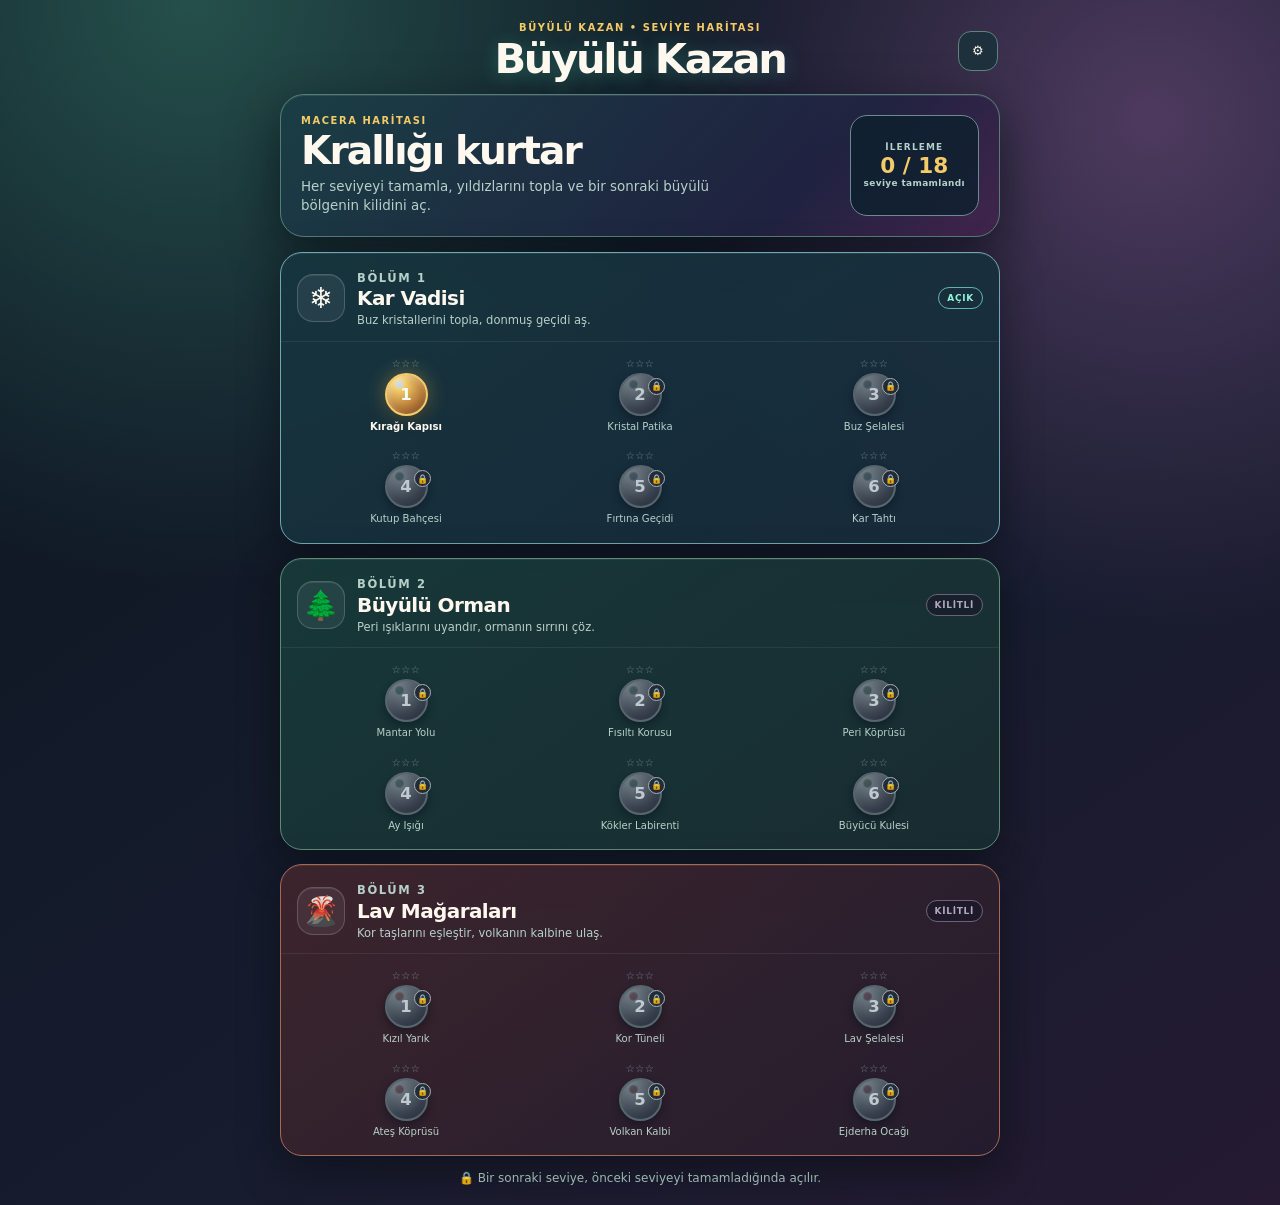
<file: index.html>
<!doctype html>
<html lang="tr">
<head>
  <meta charset="utf-8">
  <meta name="viewport" content="width=device-width, initial-scale=1, maximum-scale=1, user-scalable=no">
  <meta name="theme-color" content="#140e24">
  <title>Büyülü Kazan — Match 3</title>
  <link rel="stylesheet" href="style.css">
</head>
<body>
  <main class="game-shell">
    <header class="topbar">
      <button id="map-home" class="icon-button" type="button" aria-label="Seviye haritasına dön" hidden>←</button>
      <div>
        <p id="screen-eyebrow" class="eyebrow">BÜYÜLÜ KAZAN • SEVİYE HARİTASI</p>
        <h1 id="screen-title">Büyülü Kazan</h1>
      </div>
      <button class="icon-button" type="button" aria-label="Ayarlar">⚙</button>
    </header>

    <section id="level-map" class="level-map" aria-label="Bölüm ve seviye haritası">
      <div class="map-hero">
        <div>
          <p class="eyebrow">MACERA HARİTASI</p>
          <h2>Krallığı kurtar</h2>
          <p>Her seviyeyi tamamla, yıldızlarını topla ve bir sonraki büyülü bölgenin kilidini aç.</p>
        </div>
        <div class="map-progress" aria-live="polite">
          <span>İLERLEME</span>
          <strong id="map-progress">0 / 18</strong>
          <small>seviye tamamlandı</small>
        </div>
      </div>
      <div id="world-list" class="world-list"></div>
      <p class="map-tip">🔒 Bir sonraki seviye, önceki seviyeyi tamamladığında açılır.</p>
    </section>

    <section id="game-screen" hidden>
      <section class="cauldron-card" id="cauldron" aria-label="Büyü gücü">
        <div class="cauldron-title"><span>🧪</span><strong>GÖRÜNMEZLİK İKSİRİ</strong><span>✨</span></div>
        <div class="cauldron-art" aria-hidden="true">
          <div class="cauldron-glow"></div><div class="cauldron-pot"><i></i><b></b><em></em></div>
          <span class="bubble bubble-a">•</span><span class="bubble bubble-b">•</span><span class="bubble bubble-c">•</span>
        </div>
        <div class="power-label"><span>BÜYÜ GÜCÜ</span><strong id="power-value">0%</strong></div>
        <div class="power-track"><div id="power-fill" class="power-fill"></div></div>
      </section>

      <section class="recipe-card" aria-live="polite">
        <div class="recipe-heading"><span>Tarif malzemeleri</span><strong id="moves">25 hamle</strong></div>
        <div id="goals" class="goals"></div>
        <p class="subhead">Aynı renkten üç veya daha fazlasını eşleştir.</p>
      </section>
      <div class="board-wrap"><canvas id="board" aria-label="Eşleştirme tahtası"></canvas></div>
      <p class="hint" id="hint">Bir malzemeyi komşusuna sürükle.</p>
      <div class="toolbelt" aria-label="Güçler"><button type="button" disabled>🔨 <b>2</b></button><button type="button" disabled>💣 <b>1</b></button><button type="button" disabled>🌈 <b>1</b></button></div>
      <button id="restart" class="restart" type="button">Yeniden başlat</button>
    </section>
  </main>
  <div id="modal" class="modal" hidden>
    <div class="modal-card"><p class="eyebrow">İKSİR ATÖLYESİ</p><h2 id="modal-title"></h2><p id="modal-copy"></p><div class="modal-actions"><button id="modal-map" class="secondary-button" type="button">Haritaya dön</button><button id="modal-restart" class="restart" type="button">Tekrar oyna</button></div></div>
  </div>
  <script src="game.js?v=levels-1"></script>
</body>
</html>
</file>
<file: style.css>
:root { color-scheme: dark; --bg: #0c1620; --panel: #182b35; --panel-light: #24444a; --ink: #fff8ef; --muted: #b7d0c9; --accent: #f4cb67; --cyan: #65e6cf; }
* { box-sizing: border-box; }
html, body { min-height: 100%; margin: 0; }
body { min-height: 100vh; display: grid; place-items: center; padding: 20px; background: radial-gradient(circle at 15% 0%, #25504c 0, transparent 36%), radial-gradient(circle at 90% 10%, #4e3a5f 0, transparent 32%), linear-gradient(145deg, #0c1620, #161c2e 60%, #251a31); color: var(--ink); font-family: Inter, ui-sans-serif, system-ui, -apple-system, sans-serif; }
.game-shell { width: min(100%, 540px); text-align: center; }
.topbar { display: grid; grid-template-columns: 42px 1fr 42px; align-items: center; gap: 8px; margin: 2px 0 14px; }
.topbar h1 { margin: 0; font-size: clamp(1.7rem, 8vw, 2.6rem); line-height: 1; letter-spacing: -.055em; text-shadow: 0 3px 18px #57e3c244; }
.icon-button { width: 40px; height: 40px; border: 1px solid #5d847f; border-radius: 13px; background: #173139cc; color: var(--ink); font: 1.15rem/1 inherit; cursor: pointer; }
.eyebrow { margin: 0 0 5px; color: var(--accent); font-size: .62rem; font-weight: 850; letter-spacing: .16em; }
.subhead { margin: 10px 0 0; color: var(--muted); font-size: .82rem; }
.cauldron-card, .recipe-card { position: relative; margin: 0 0 12px; padding: 14px 17px; overflow: hidden; border: 1px solid #4a7773; border-radius: 21px; background: linear-gradient(145deg, #1c3b41e8, #162532ee); box-shadow: 0 16px 44px #060b1299, inset 0 1px #ffffff18; }
.cauldron-card { min-height: 176px; }
.cauldron-card.charging { animation: cauldron-shake .44s ease-in-out 2; }
.cauldron-title { position: relative; z-index: 2; display: flex; justify-content: center; gap: 9px; color: var(--accent); font-size: .78rem; letter-spacing: .1em; }
.cauldron-art { position: relative; height: 86px; margin: -3px auto 1px; }
.cauldron-glow { position: absolute; left: 50%; top: 37px; width: 170px; height: 72px; transform: translate(-50%, -50%); border-radius: 50%; background: #63e8cc2b; filter: blur(20px); animation: glow-pulse 2.4s ease-in-out infinite; }
.cauldron-pot { position: absolute; left: 50%; top: 17px; width: 124px; height: 67px; transform: translateX(-50%); border: 5px solid #d9a84f; border-top: 0; border-radius: 10px 10px 48% 48%; background: linear-gradient(#3ed6b5 0 18%, #176b66 19% 100%); box-shadow: 0 8px 0 #8b5e2e, inset 0 5px #b8ffe044, 0 0 28px #63e8cc99; }
.cauldron-pot:before, .cauldron-pot:after { position: absolute; top: -8px; width: 25px; height: 13px; border: 5px solid #d9a84f; content: ''; }
.cauldron-pot:before { left: -16px; border-right: 0; border-radius: 12px 0 0 12px; }.cauldron-pot:after { right: -16px; border-left: 0; border-radius: 0 12px 12px 0; }
.cauldron-pot i, .cauldron-pot b, .cauldron-pot em { position: absolute; display: block; border-radius: 50%; background: #d9fff7aa; animation: bubble 1.8s ease-in infinite; }
.cauldron-pot i { left: 35%; top: 12px; width: 7px; height: 7px; }.cauldron-pot b { left: 57%; top: 24px; width: 4px; height: 4px; animation-delay: .55s; }.cauldron-pot em { left: 67%; top: 5px; width: 5px; height: 5px; animation-delay: 1s; }
.bubble { position: absolute; color: #b7fff1; font-size: 1.2rem; text-shadow: 0 0 10px #63e8cc; animation: bubble 2s ease-in-out infinite; }.bubble-a { left: 37%; top: 4px; }.bubble-b { left: 61%; top: 0; animation-delay: .7s; }.bubble-c { left: 67%; top: 26px; animation-delay: 1.25s; }
.power-label, .recipe-heading { display: flex; justify-content: space-between; align-items: center; color: var(--muted); font-size: .7rem; font-weight: 800; letter-spacing: .12em; text-transform: uppercase; }.power-label strong { color: var(--cyan); font-size: .85rem; }.power-track { height: 9px; margin-top: 6px; overflow: hidden; border: 1px solid #5e9184; border-radius: 99px; background: #081d27; }.power-fill { width: 0; height: 100%; border-radius: inherit; background: linear-gradient(90deg, #3ccfaf, #f4cb67); box-shadow: 0 0 13px #63e8cc; transition: width .4s ease; }
.recipe-card { padding: 12px 14px; }.recipe-heading { letter-spacing: .08em; }.recipe-heading strong { color: var(--accent); font-size: .82rem; letter-spacing: 0; text-transform: none; }.goals { display: grid; grid-template-columns: repeat(3, 1fr); gap: 7px; margin-top: 10px; }.goal { display: grid; grid-template-columns: 16px 1fr; align-items: center; gap: 5px; padding: 8px 7px; border: 1px solid #51716f; border-radius: 12px; background: #10232dcc; text-align: left; }.goal-dot { width: 13px; height: 13px; border-radius: 50%; box-shadow: inset 2px 2px 4px #fff8, 0 0 8px currentColor; }.goal span { color: var(--muted); font-size: .62rem; }.goal strong { display: block; font-size: .9rem; }.goal.done { border-color: #c7bb69; background: #3b4228; }.goal.done strong { color: var(--accent); }
.board-wrap { width: 100%; padding: 8px; border: 1px solid #557f7b; border-radius: 22px; background: #11242d; box-shadow: 0 18px 50px #05090e99, inset 0 1px #ffffff18; }
canvas { display: block; width: 100%; aspect-ratio: 1; border-radius: 15px; touch-action: none; }
.hint { min-height: 22px; margin: 12px 0 7px; color: var(--muted); font-size: .82rem; }.toolbelt { display: flex; justify-content: center; gap: 8px; margin: 0 0 11px; }.toolbelt button { min-width: 58px; padding: 7px 10px; border: 1px solid #476b6c; border-radius: 12px; background: #182f39; color: var(--ink); font-size: 1rem; }.toolbelt b { margin-left: 3px; color: var(--accent); font-size: .78rem; }.restart { padding: 11px 19px; border: 1px solid #b18b48; border-radius: 999px; background: linear-gradient(135deg, #866534, #574127); color: var(--ink); font: inherit; font-weight: 800; cursor: pointer; transition: transform .15s, filter .15s; }.restart:hover { filter: brightness(1.18); transform: translateY(-1px); }
.modal { position: fixed; inset: 0; display: grid; place-items: center; padding: 20px; background: #08040ecc; backdrop-filter: blur(6px); }
.modal[hidden] { display: none; }
.modal-card { width: min(100%, 360px); padding: 30px 24px; border: 1px solid #765299; border-radius: 24px; background: #211736; text-align: center; box-shadow: 0 24px 80px #0009; }
.modal-card h2 { margin: 4px 0 8px; font-size: 2rem; }
.modal-card p:not(.eyebrow) { color: var(--muted); }
@keyframes glow-pulse { 50% { opacity: .65; transform: translate(-50%, -50%) scale(1.12); } }
@keyframes bubble { 0% { opacity: 0; transform: translateY(9px) scale(.6); } 35% { opacity: 1; } 100% { opacity: 0; transform: translateY(-28px) scale(1.1); } }
@keyframes cauldron-shake { 25% { transform: translateX(-3px) rotate(-1deg); } 75% { transform: translateX(3px) rotate(1deg); } }
@media (max-height: 780px) { body { padding: 10px; } .cauldron-card { min-height: 145px; padding: 10px 14px; }.cauldron-art { height: 65px; }.cauldron-pot { top: 3px; transform: translateX(-50%) scale(.82); }.cauldron-glow { top: 28px; }.subhead, .hint { display: none; } .board-wrap { max-width: min(65vh, 540px); margin: auto; } }

/* Seviye haritası */
[hidden] { display: none !important; }
#map-home[hidden] { display: block !important; visibility: hidden; }
.game-shell { width: min(100%, 720px); }
#game-screen { width: min(100%, 540px); margin: 0 auto; }
.level-map { width: 100%; margin: 0 auto; text-align: left; }
.map-hero { display: flex; align-items: stretch; justify-content: space-between; gap: 14px; margin: 0 0 15px; padding: 20px; border: 1px solid #567c77; border-radius: 24px; background: linear-gradient(135deg, #193e45ee, #202241ee 72%, #42244c); box-shadow: 0 18px 50px #050a1099, inset 0 1px #ffffff18; }
.map-hero h2 { margin: 2px 0 7px; font-size: clamp(1.7rem, 6vw, 2.45rem); line-height: 1; letter-spacing: -.05em; }
.map-hero p:not(.eyebrow) { max-width: 410px; margin: 0; color: var(--muted); font-size: .84rem; line-height: 1.45; }
.map-progress { display: grid; align-content: center; min-width: 124px; padding: 11px 13px; border: 1px solid #6e8990; border-radius: 17px; background: #0c202dcc; text-align: center; }
.map-progress span, .map-progress small { color: var(--muted); font-size: .56rem; font-weight: 850; letter-spacing: .13em; text-transform: uppercase; }
.map-progress strong { margin: 3px 0 1px; color: var(--accent); font-size: 1.35rem; line-height: 1; }
.map-progress small { letter-spacing: .04em; text-transform: none; }
.world-list { display: grid; gap: 14px; }
.world-card { overflow: hidden; border: 1px solid #4e7473; border-radius: 22px; background: #122732e8; box-shadow: 0 14px 38px #050a1080, inset 0 1px #ffffff13; }
.world-card--snow { border-color: #70a7b0; background: linear-gradient(145deg, #16353ee8, #172b3be8); }
.world-card--forest { border-color: #608c76; background: linear-gradient(145deg, #173b3ae8, #192d32e8); }
.world-card--lava { border-color: #a66955; background: linear-gradient(145deg, #40252ce8, #241d2ee8); }
.world-header { display: flex; align-items: center; gap: 12px; padding: 15px 16px 12px; border-bottom: 1px solid #ffffff12; }
.world-icon { display: grid; flex: 0 0 48px; place-items: center; width: 48px; height: 48px; border: 1px solid #ffffff2d; border-radius: 16px; background: #ffffff10; font-size: 1.8rem; box-shadow: inset 0 1px #ffffff18; }
.world-copy { min-width: 0; flex: 1; }
.world-kicker { margin: 0 0 2px; color: var(--accent); font-size: .58rem; font-weight: 850; letter-spacing: .14em; text-transform: uppercase; }
.world-copy h2 { margin: 0; font-size: 1.25rem; letter-spacing: -.03em; }
.world-copy p { margin: 3px 0 0; color: var(--muted); font-size: .72rem; line-height: 1.35; }
.world-state { flex: 0 0 auto; padding: 5px 8px; border: 1px solid #5eb7a2; border-radius: 999px; color: #8ff5d8; font-size: .56rem; font-weight: 850; letter-spacing: .08em; text-transform: uppercase; }
.world-state.locked { border-color: #6c637a; color: #b1a8bd; background: #17162799; }
.level-grid { display: grid; grid-template-columns: repeat(3, minmax(0, 1fr)); gap: 12px 8px; padding: 13px 12px 15px; }
.level-node { position: relative; display: grid; justify-items: center; min-width: 0; padding: 0 1px 3px; border: 0; background: transparent; color: var(--ink); font: inherit; cursor: pointer; }
.level-node:focus-visible { outline: 2px solid var(--cyan); outline-offset: 3px; border-radius: 15px; }
.level-stars { display: block; height: 18px; color: var(--accent); font-size: .63rem; letter-spacing: .05em; line-height: 18px; text-shadow: 0 0 8px #f4cb6777; white-space: nowrap; }
.level-stars.empty { color: #708589; text-shadow: none; }
.level-orb { display: grid; place-items: center; width: 43px; height: 43px; border: 2px solid #77cbb3; border-radius: 50%; background: radial-gradient(circle at 32% 24%, #ffffffbb 0 8%, #55d4b1 12%, #207c76 62%, #123c4c 100%); box-shadow: inset 2px 3px 6px #ffffff44, 0 5px 12px #06101899; color: #f8fff8; font-size: 1.03rem; font-weight: 900; transition: transform .17s, filter .17s, box-shadow .17s; }
.level-node.available .level-orb { border-color: #f4cb67; background: radial-gradient(circle at 32% 24%, #ffffffcc 0 8%, #f6cf6a 13%, #b27635 62%, #5d3c2b 100%); box-shadow: inset 2px 3px 6px #ffffff55, 0 0 19px #f4cb6766, 0 5px 12px #06101899; }
.level-node.completed .level-orb { border-color: #83e5cb; background: radial-gradient(circle at 32% 24%, #ffffffcc 0 8%, #61e2be 13%, #278b83 62%, #143d4b 100%); }
.level-node:not(:disabled):hover .level-orb { transform: translateY(-3px) scale(1.06); filter: brightness(1.14); }
.level-node.locked { cursor: not-allowed; }
.level-node.locked .level-orb { border-color: #56656e; background: radial-gradient(circle at 32% 24%, #ffffff2c 0 8%, #65717a 13%, #37404c 63%, #222936 100%); color: #c0c9cf; box-shadow: inset 2px 3px 6px #ffffff14, 0 4px 9px #06101877; }
.level-lock { position: absolute; top: 23px; right: calc(50% - 25px); display: grid; place-items: center; width: 17px; height: 17px; border: 1px solid #a5b2b6; border-radius: 50%; background: #242b37; font-size: .56rem; }
.level-name { overflow: hidden; width: 100%; margin-top: 5px; color: var(--muted); font-size: .63rem; line-height: 1.15; text-align: center; text-overflow: ellipsis; white-space: nowrap; }
.level-node.available .level-name { color: var(--ink); font-weight: 750; }
.map-tip { margin: 15px 0 0; color: #9bb7b1; font-size: .75rem; text-align: center; }
.modal-actions { display: flex; justify-content: center; flex-wrap: wrap; gap: 8px; margin-top: 17px; }
.modal-actions .restart { margin: 0; }
.secondary-button { padding: 10px 16px; border: 1px solid #60817f; border-radius: 999px; background: #17333b; color: var(--ink); font: inherit; font-weight: 750; cursor: pointer; }
.secondary-button:hover { filter: brightness(1.14); }
@media (max-width: 600px) {
  body { padding: 12px; }
  .map-hero { flex-direction: column; padding: 17px; }
  .map-progress { grid-template-columns: auto 1fr auto; gap: 6px; align-items: baseline; min-width: 0; text-align: left; }
  .map-progress strong { margin: 0; }
  .level-grid { gap: 12px 5px; }
  .level-orb { width: 46px; height: 46px; }
  .level-lock { top: 23px; right: calc(50% - 27px); }
}
</file>
